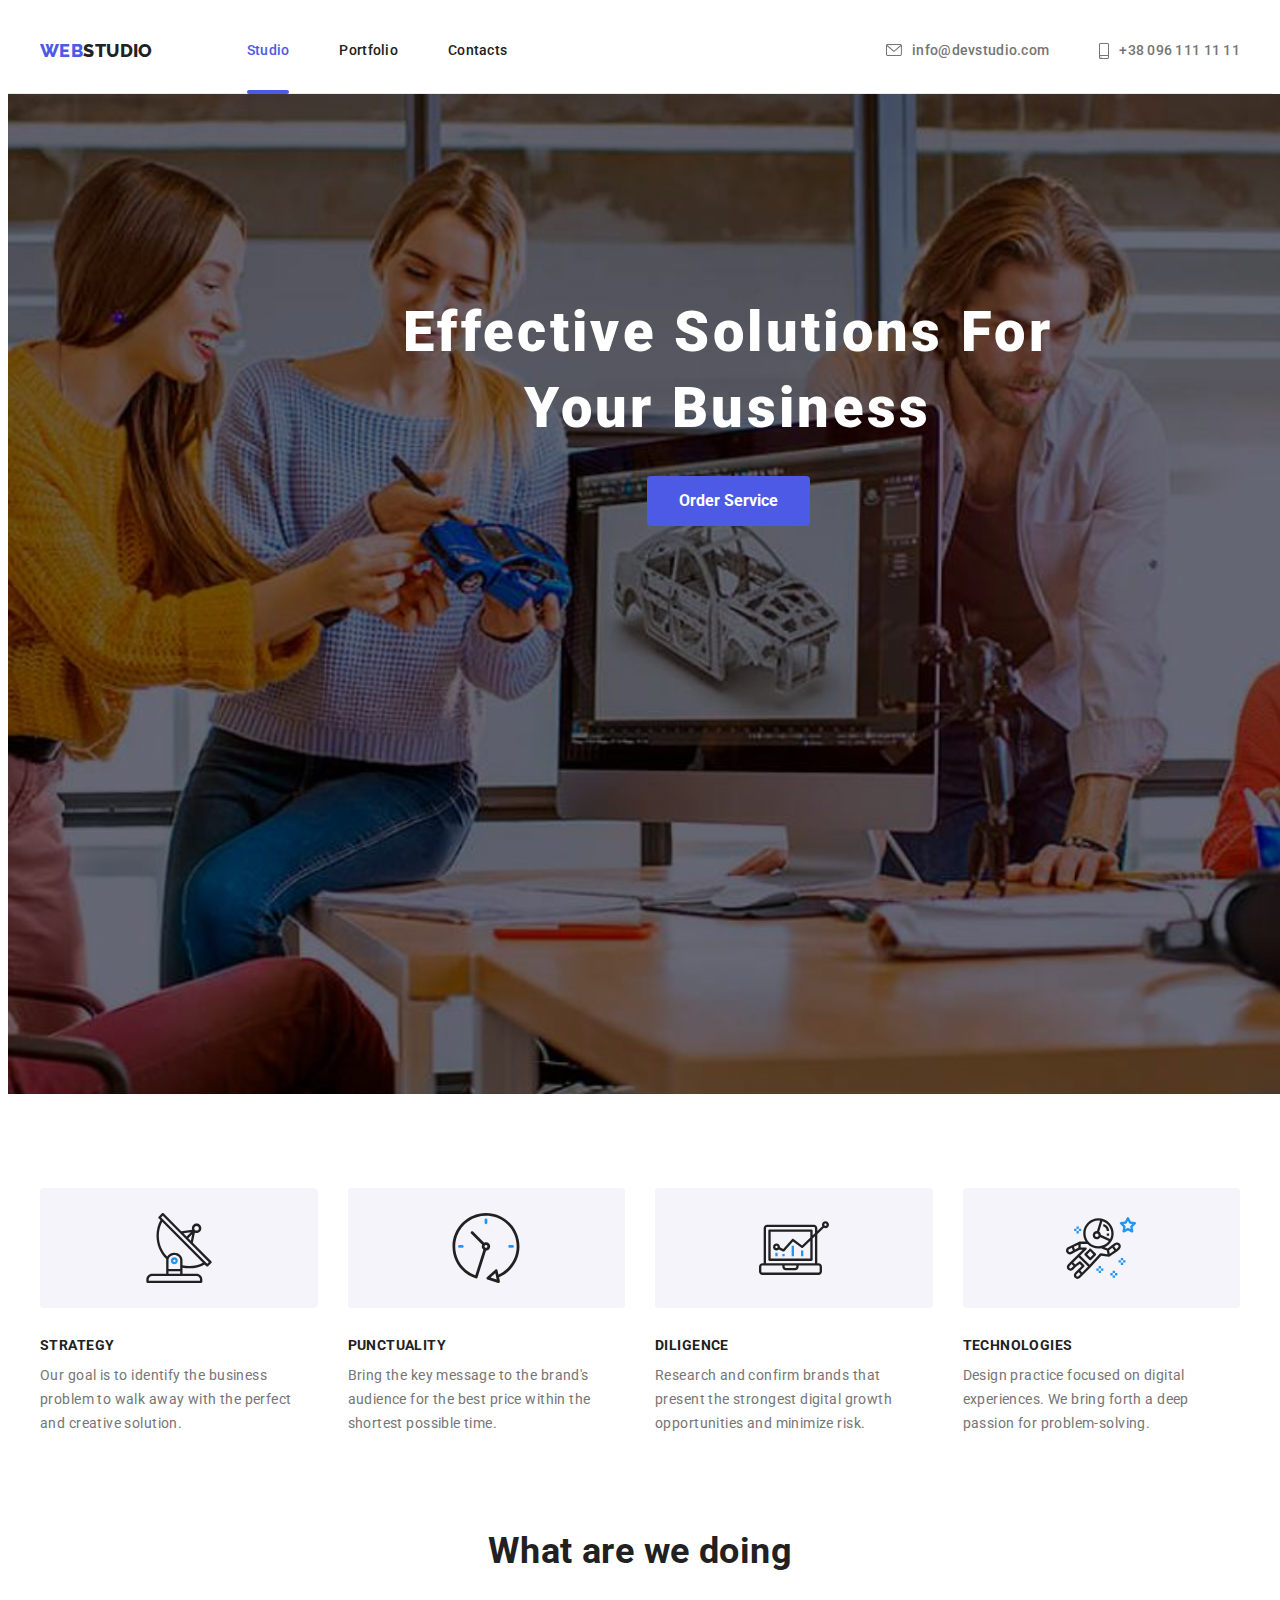
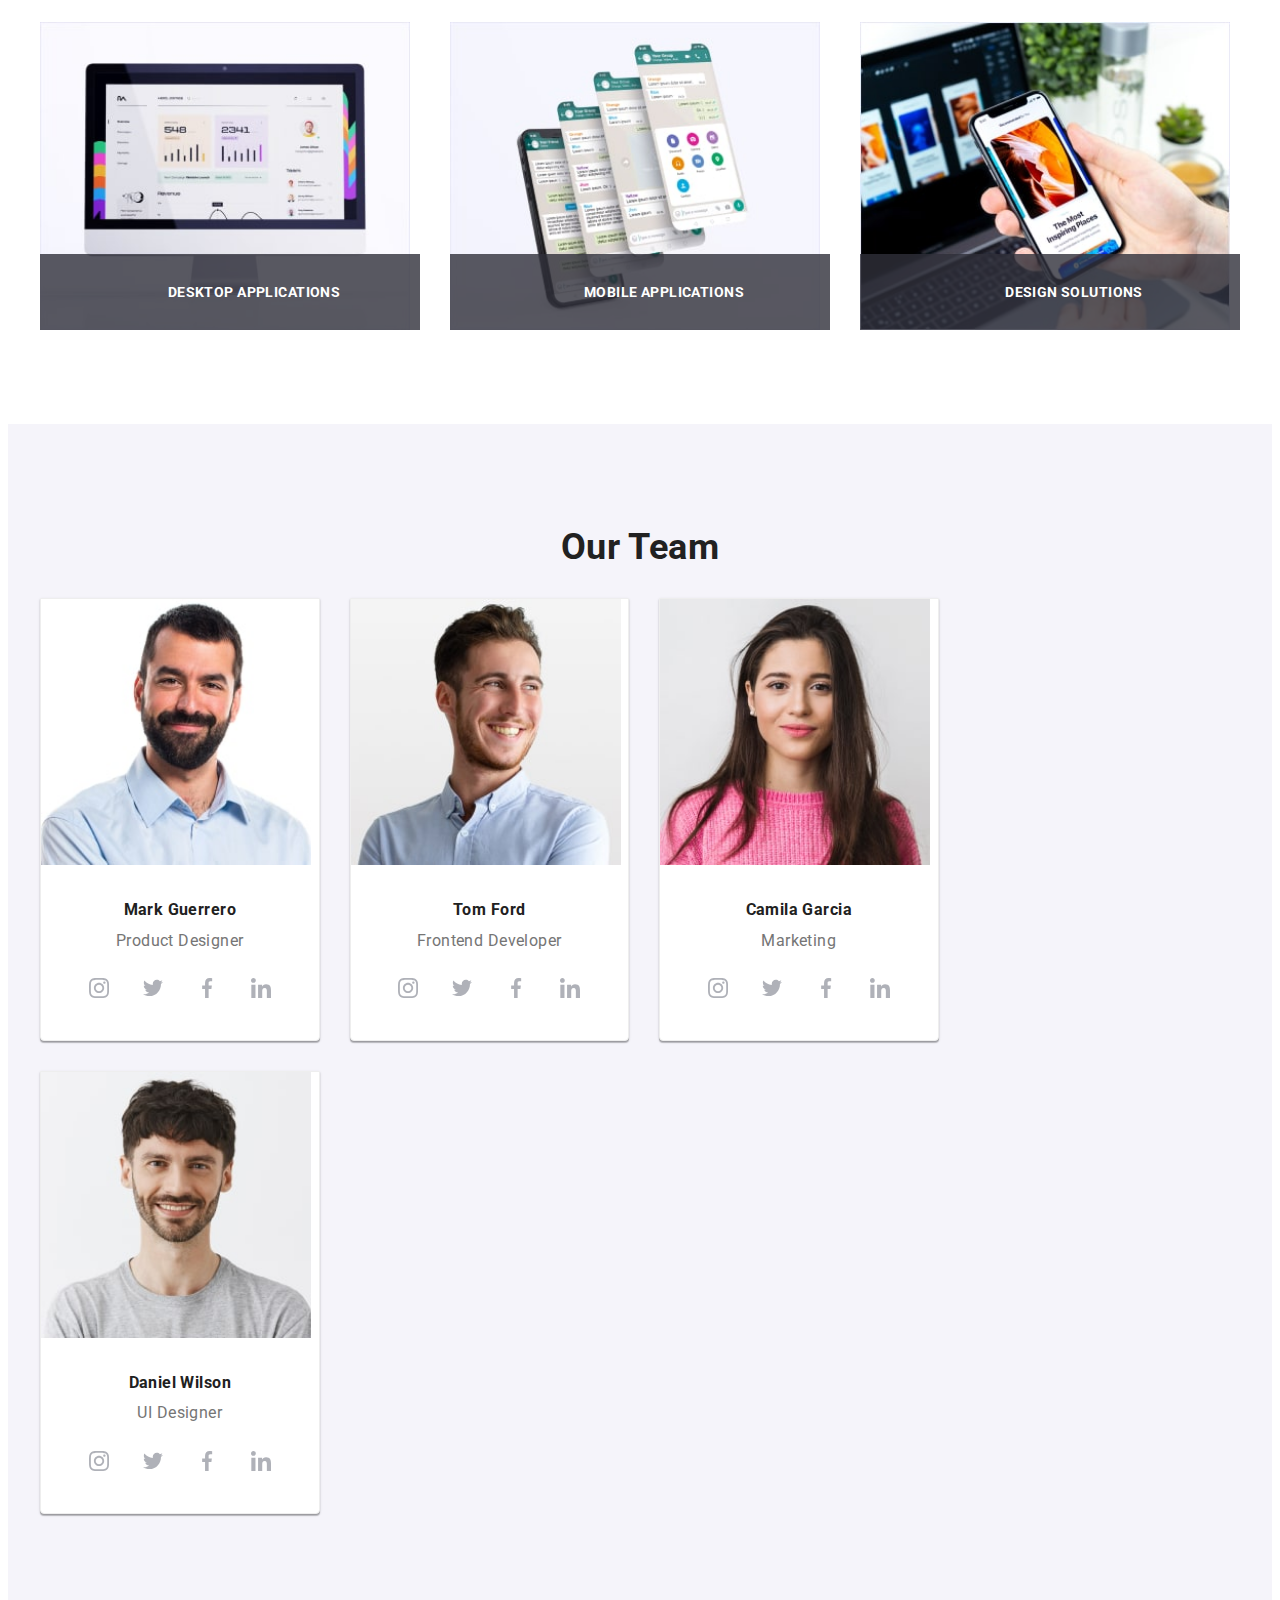
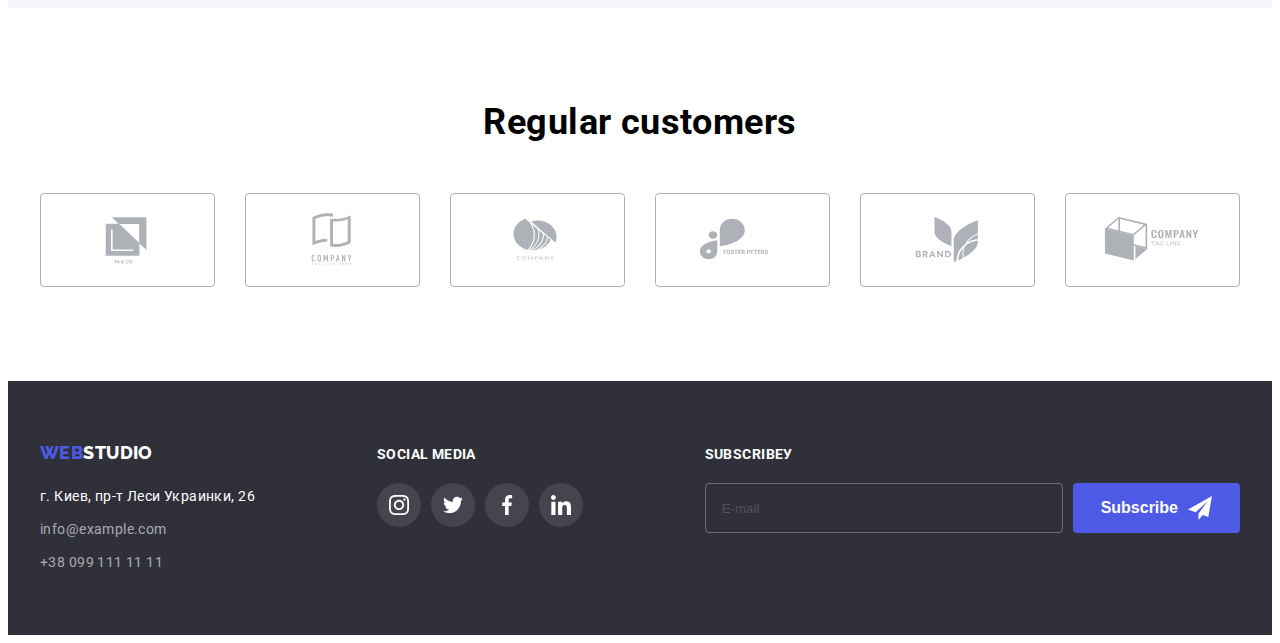
<file: index.html>
<!DOCTYPE html>
<html lang="ru">
<head>
    <meta charset="UTF-8">
    <meta http-equiv="X-UA-Compatible" content="IE=edge">
    <meta name="viewport" content="width=device-width, initial-scale=1.0">
    <title>Document</title>
<link rel="preconnect" href="https://fonts.googleapis.com">
<link rel="preconnect" href="https://fonts.gstatic.com" crossorigin>
<link href="https://fonts.googleapis.com/css2?family=Raleway:wght@900&family=Roboto:wght@400;500;700;900&display=swap" rel="stylesheet">
<link rel="stylesheet" href="https://cdnjs.cloudflare.com/ajax/libs/modern-normalize/1.1.0/modern-normalize.min.css" integrity="sha512-wpPYUAdjBVSE4KJnH1VR1HeZfpl1ub8YT/NKx4PuQ5NmX2tKuGu6U/JRp5y+Y8XG2tV+wKQpNHVUX03MfMFn9Q==" crossorigin="anonymous" referrerpolicy="no-referrer"/>
<link rel="stylesheet" href="https://cdnjs.cloudflare.com/ajax/libs/animate.css/4.1.1/animate.min.css"/>
<link rel="stylesheet" href="./css/styles.css">
</head>
<body>
    
<header class="header">
<div class="conteiner header-conteiner">
<nav class="header-navigations">
    <a href="" class="logo link">
    Web<span class="logo-web">Studio</span></a>

<ul class="header-list list">
<li class="header-item">   
<a href="./index.html" class="header-link link current-link current">Studio</a>
</li> 
<li class="header-item">
<a href="./portfolio.html" class="header-link link">Portfolio</a>
</li>
<li class="header-item">
<a href="" class="header-link link">Contacts</a>
</li>
</ul>
</nav>

<ul class="header-contacts list">
<li class="contacts-list">
<a class="header-mail header-contacts-link link" 
href="meilto:info@devstudio.com">
<svg class="contacts-icon" width="16" height="12">
<use href="./images/sprite.svg#icon-envelope2"></use>
</svg>info@devstudio.com</a>
</li>

<li class="contacts-list"> 
<a class="header-tel header-contacts-link link" 
href="tel:+380961111111"><svg class="contacts-icon" 
width="10" height="16">
<use href="./images/sprite.svg#icon-smartphone2"></use>
</svg>+38 096 111 11 11</a></li></ul>  
</div>
</header>


<main> 
        <!--перша секція-->
<section class="section-hero">
    <div class="conteiner">
    <h1 class="pre-title">Effective Solutions
        for Your Business </h1>
    <button class="main-btn" type="button" data-modal-open>Order Service</button>
    </div>
    </section>

        <!-- друга секція перелік переваг -->
<section class="section"> 
<div class="conteiner ">
    <h2 class="visually-hidden">перелік</h2>

        <ul class="advantage-item list">
        <li class="advantage-title link"> 
        <!--
        <div class="advantage-img antena"></div>
        -->
        
    <div class="advantage-item-img"> 
        <svg class="advantage-icon" width="70" height="70">
        <use href="./images/sprite.svg#icon-antenna">
        </use>
        </svg>
        </div>

        <h3 class="advantage-title-text">Strategy</h3>
        <p class="advantage-text">Our goal is to identify the business
            problem to walk away with the perfect and creative solution. </p>
        </li>

     <li class="advantage-title link">
        <div class="advantage-item-img"> 
        <svg class="advantage-icon" width="70" height="70">
        <use href="./images/sprite.svg#icon-clock">
        </use>
        </svg>
        </div>
    
        <h3 class="advantage-title-text">Punctuality</h3>
        <p class="advantage-text">Bring the key message to the brand's audience for the best price within the shortest possible time.</p>
        </li>

        <li class="advantage-title link">
        <div class="advantage-item-img"> 
        <svg class="advantage-icon" width="70" height="70">
        <use href="./images/sprite.svg#icon-diagram">
        </use>
        </svg>
        </div>
    
        <h3 class="advantage-title-text">Diligence</h3>
        <p class="advantage-text">Research and confirm brands that present the strongest digital growth opportunities and minimize risk.</p>
        </li>   

        <li class="advantage-title link">
        <div class="advantage-item-img"> 
        <svg class="advantage-icon" width="70" height="70">
        <use href="./images/sprite.svg#icon-astronaut">
        </use>
        </svg>
        </div>
    
        <h3 class="advantage-title-text">Technologies</h3>   
        <p class="advantage-text">Design practice focused on digital experiences. We bring forth a deep passion for problem-solving.</p>
        </li>
        </ul>
    </div>
        </section>
   
        <!-- представление компании третя секция-->
<section class="section representation">
<div class="conteiner">
<h2 class="representation-title">What are we doing</h2>
            <!-- перелик послуг -->
<ul class="representation-item list">
<li class="representation-item-img">  
<img src="./images/img123/img1.jpg" alt="печатает на клавиатуре" width="370" height="294">
<p class="representation-top-text">Desktop Applications</p>
</li>  
<li class="representation-item-img">  
<img src="./images/img123/img2.jpg" alt="печатает на клавиатуре с тел вруках" width="370" height="294">
<p class="representation-top-text">Mobile applications</p>
</li>
<li class="representation-item-img">
<img src="./images/img123/img3.jpg" alt="печатает на планшете" width="370" height="294">
<p class="representation-top-text">Design solutions</p>
</li>                 
</ul>
</div>
</section>
   

        <!-- наша команда четврта секція-->
<section class="section team">

<div class="conteiner">

<h2 class="representation-team">Our Team</h2>
            <!-- перелик виладачив -->
<ul class="list-of-team list">

<li class="position">
    <img class="img-team"
    src="./images/img1.jpg" alt="рук проектов" width="270" height="260">
    <h3 class="team-name">Mark Guerrero</h3>
    <p class="team-position" lang="en">Product Designer</p> 
    <!--задання социальних мереж-->
<ul class="team-item-list social-list list">
<li class="social-item">
    <a href="" class="social-link">
    <svg class="social-icon" width="20" height="20"><use href="./images/sprite.svg#icon-instagram"></use>
    </svg>    </a>
    </li>
<li class="social-item">
    <a href="" class="social-link">
    <svg class="social-icon" width="20" height="20"><use href="./images/sprite.svg#icon-twitter"></use>
    </svg>   </a>
    </li>
                   
<li class="social-item">
    <a href="" class="social-link">
    <svg class="social-icon" width="20" height="20">
    <use href="./images/sprite.svg#icon-facebook"></use>
    </svg>
     </a>
    </li>
            
<li class="social-item">
    <a href="" class="social-link">
    <svg class="social-icon" width="20" height="20">
    <use href="./images/sprite.svg#icon-linkedin"></use>
    </svg>
</a>
</li>
    </ul>
    </li>

<li class="position">
    <img class="img-team"
    src="./images/im.pg.2.jpg" alt="препод 2" width="270" height="260">
    <h3 class="team-name">Tom Ford</h3>
    <p class="team-position" lang="en">Frontend Developer</p>
<ul class="team-item-list social-list list">
<li class="social-item">
    <a href="" class="social-link">
     <svg class="social-icon" width="20" height="20">
     <use href="./images/sprite.svg#icon-instagram"></use>
    </svg>
</a>
</li>

<li class="social-item">
    <a href="" class="social-link">
    <svg class="social-icon" width="20" height="20">
    <use href="./images/sprite.svg#icon-twitter"></use>
</svg>
</a>
</li>
                       
<li class="social-item">
    <a href="" class="social-link">
    <svg class="social-icon" width="20" height="20">
    <use href="./images/sprite.svg#icon-facebook"></use>
    </svg>
    </a>
    </li>
                
<li class="social-item">
    <a href="" class="social-link">
    <svg class="social-icon" width="20" height="20">
    <use href="./images/sprite.svg#icon-linkedin"></use>
    </svg>
    </a>
    </li>
    </ul>
    </li>

    <li class="position">
    <img class="img-team"
    src="./images/im.pg.3.jpg"препод 3" 
    width="270" height="260">
    <h3 class="team-name">Camila Garcia</h3>
    <p class="team-position" lang="en">Marketing</p>
    
<ul class="team-item-list social-list list">

<li class="social-item">
    <a href="" class="social-link">
    <svg class="social-icon" 
    width="20" height="20"><use 
     href="./images/sprite.svg#icon-instagram"></use>
    
    </svg>
    </a>
     </li>
    <li class="social-item">
    <a href="" class="social-link">
    <svg class="social-icon" 
    width="20" height="20"><use 
    href="./images/sprite.svg#icon-twitter"></use>
     </svg>
    </a>
    </li>
                       
    <li class="social-item">
    <a href="" class="social-link">
    <svg class="social-icon" 
    width="20" height="20"><use 
    href="./images/sprite.svg#icon-facebook"></use>
    </svg>
    </a>
    </li>
                
    <li class="social-item">
    <a href="" class="social-link">
    <svg class="social-icon" width="20" 
    height="20"><use href="./images/sprite.svg#icon-linkedin"></use>
    </svg>
    </a>
    </li>
    </ul>
    
    </li>                     
    <li class="position">
    <img class="img-team"
    src="./images/im.pg.4.jpg" alt=" препод 4" width="270" height="260">
    <h3 class="team-name">Daniel Wilson</h3>
     <p class="team-position" lang="en">UI Designer</p>
    <ul class="team-item-list social-list list">
<li class="social-item">
<a href="" class="social-link">
<svg class="social-icon" width="20" height="20"><use href="./images/sprite.svg#icon-instagram"></use>
    
    </svg>
    </a>
    </li>
    <li class="social-item">
     <a href="" class="social-link">
    <svg class="social-icon" width="20" height="20"><use href="./images/sprite.svg#icon-twitter"></use>
    </svg>
    </a>
    </li>
                       
    <li class="social-item">
    <a href="" class="social-link">
    <svg class="social-icon" width="20" height="20"><use href="./images/sprite.svg#icon-facebook"></use>
    </svg>
     </a>
    </li>
                
    <li class="social-item">
    <a href="" class="social-link">
    <svg class="social-icon" width="20" height="20"><use href="./images/sprite.svg#icon-linkedin"></use>
    </svg>
     </a>
    </li>
    </ul>
    
    </li>
    </ul>

</div>
</section>

        <!-- секция постоянные клиенты-->
<section class="client section">   
<div class="conteiner">

<h2 class="client-title">Regular customers</h2>

<ul class="client-list list">

<li class="client-item">
<a href="" class="client-link link">
<svg class="client-icon">
<use href="./images/sprite.svg#icon-Logo1"></use>
</svg>  
</a>  
</li>

<li class="client-item">
<a href="" class="client-link link">
<svg class="client-icon">
<use href="./images/sprite.svg#icon-Logo2"></use>
</svg> </a>          
</li>

<li class="client-item">
<a href="" class="client-link link">
<svg class="client-icon">
<use href="./images/sprite.svg#icon-Logo3"></use>
</svg>           
</a> 
</li>

<li class="client-item">
<a href="" class="client-link link">
<svg class="client-icon">
<use href="./images/sprite.svg#icon-Logo4"></use>
</svg>   
</a>         
</li>

<li class="client-item">
<a href="" class="client-link link">
<svg class="client-icon">
<use href="./images/sprite.svg#icon-Logo5"></use>
</svg>
</a>            
</li>
                   
<li class="client-item">
<a href="" class="client-link link">
<svg class="client-icon">
<use href="./images/sprite.svg#icon-Logo6"></use>
</svg> 
</a>         
</li>

</ul>

</div>
        </section>

</main>

<footer class="footer">
    <div class="conteiner footer-item">
    <div class="footer-left">
    <a href="" class="logo link">
        Web<span class="logo-web-footer">Studio</span></a>
    
    <address>
        <ul class="header-list-footer list">
        <li class="footer-li">
        <a class="footer-adres link" href="">г. Киев, пр-т Леси Украинки, 26</a></li>
        <li class="footer-li">
        <a class="footer-li footer-contacts link" href="mailto:info@example.com">info@example.com</a></li>
        <li class="footer-li">
        <a class="footer-li footer-contacts link" href="tel:+380991111111">+38 099 111 11 11</a></li>
        </ul>
    </address>
    </div>

    <div class="footer-right">
        <h2 class="footer-text">Social media</h2>
        <ul class="footer-item-list social-list list">
            <li class="footer-social-item">
            <a href="" class="footer-social-link">
            <svg class="social-icon" width="20" height="20"><use href="./images/sprite.svg#icon-instagram"></use>

            </svg>
            </a>
            </li>
            <li class="footer-social-item">
            <a href="" class="footer-social-link">
            <svg class="social-icon" width="20" height="20"><use href="./images/sprite.svg#icon-twitter"></use>
            </svg>
            </a>
            </li>
                   
            <li class="footer-social-item">
            <a href="" class="footer-social-link">
            <svg class="social-icon" width="20" height="20"><use href="./images/sprite.svg#icon-facebook"></use>
            </svg>
            </a>
            </li>
            
            <li class="footer-social-item">
            <a href="" class="footer-social-link">
            <svg class="social-icon" width="20" height="20"><use href="./images/sprite.svg#icon-linkedin"></use>
            </svg>
            </a>
            </li>
            </ul>
    </div>
    <div class="footer-input">
    <form action="#" >
    <label for="email" class="footer-text-input">Subscribeу</label>
    <div class="footer-input-span">
    <input 
    type="email" 
    id="email" 
    placeholder="E-mail" 
    class="footer-in-email">

    <button type="submit" class="footer-btn">Subscribe
    <svg class="icon-send">
    <use href="./images/sprite.svg#icon-icon-send"></use>
</svg> </button></div>

</form>

    </div>
</div>
    </footer>





<div class="backdrop is-hidden" data-modal>
<div class="modal">

<button type="button" class="close-btn" data-modal-close>
<svg class="icon-close">
<use href="./images/sprite.svg#icon-close">
</use>
</svg>
</button>
<p class="modal-title">Leave your contacts and we will call you back</p>

<form action="#" class="modal-form">

<div class="modal-field">
    <label for="user-name" class="input-label">Name</label>
<span class="input-wrapper">
    <input 
    type="text" 
    name="user-name" 
    id="user-name" 
    class="modal-input" 
    placeholder=" ">
    <svg class="input-icon"> 
    <use href="./images/sprite.svg#icon-person-black-18dp-1"></use> 
    </svg>
</span>
</div>
<div class="modal-field">
    <label for="user-tel" class="input-label">Phone</label>
    <span class="input-wrapper">
    <input 
    type="text" 
    name="user-tel" 
    id="user-tel" 
    class="modal-input" 
    placeholder=" ">
    <svg class="input-icon"> 
    <use href="./images/sprite.svg#icon-phone"></use> 
    </svg></span>
</div>
<div class="modal-field">
    <label for="user-email" class="input-label" >Email</label>
    <span class="input-wrapper">
    <input 
    type="text" 
    name="user-email" 
    id="user-email" 
    class="modal-input" 
    placeholder=" ">
    <svg class="input-icon"> 
    <use href="./images/sprite.svg#icon-email"> </use> 
    </svg></span>
</div>
<div class="modal-field-text">
    <label for="user-text" class="input-label" >Comment</label>
    <textarea 
    name="user-text" 
    id="user-text" 
    class="modal-text-input"
    placeholder="Text input"
    ></textarea>
</div>

<label for="checkbox" class="check-text">
<input 
    type="checkbox" 
    id="checkbox" 
    class="modal-checkbox visually-hidden">
    <span class="custom-checkbox">
    <svg class="check-icon" width="11" height="8"> 
    <use href="./images/sprite.svg#icon-check"></use> 
    </svg>
</span> I accept the terms and conditions of the&#160;  
<a href="" class="check-text-text" target="_blank" rel="nofollow noopener">Privacy Policy</a>
</label>
<button type="submit" class="main-modal-btn modal-btn">Отправить</button>
</form>


</div>
</div>
<script src="./js/modal.js"></script>
</body>
</html>
</file>
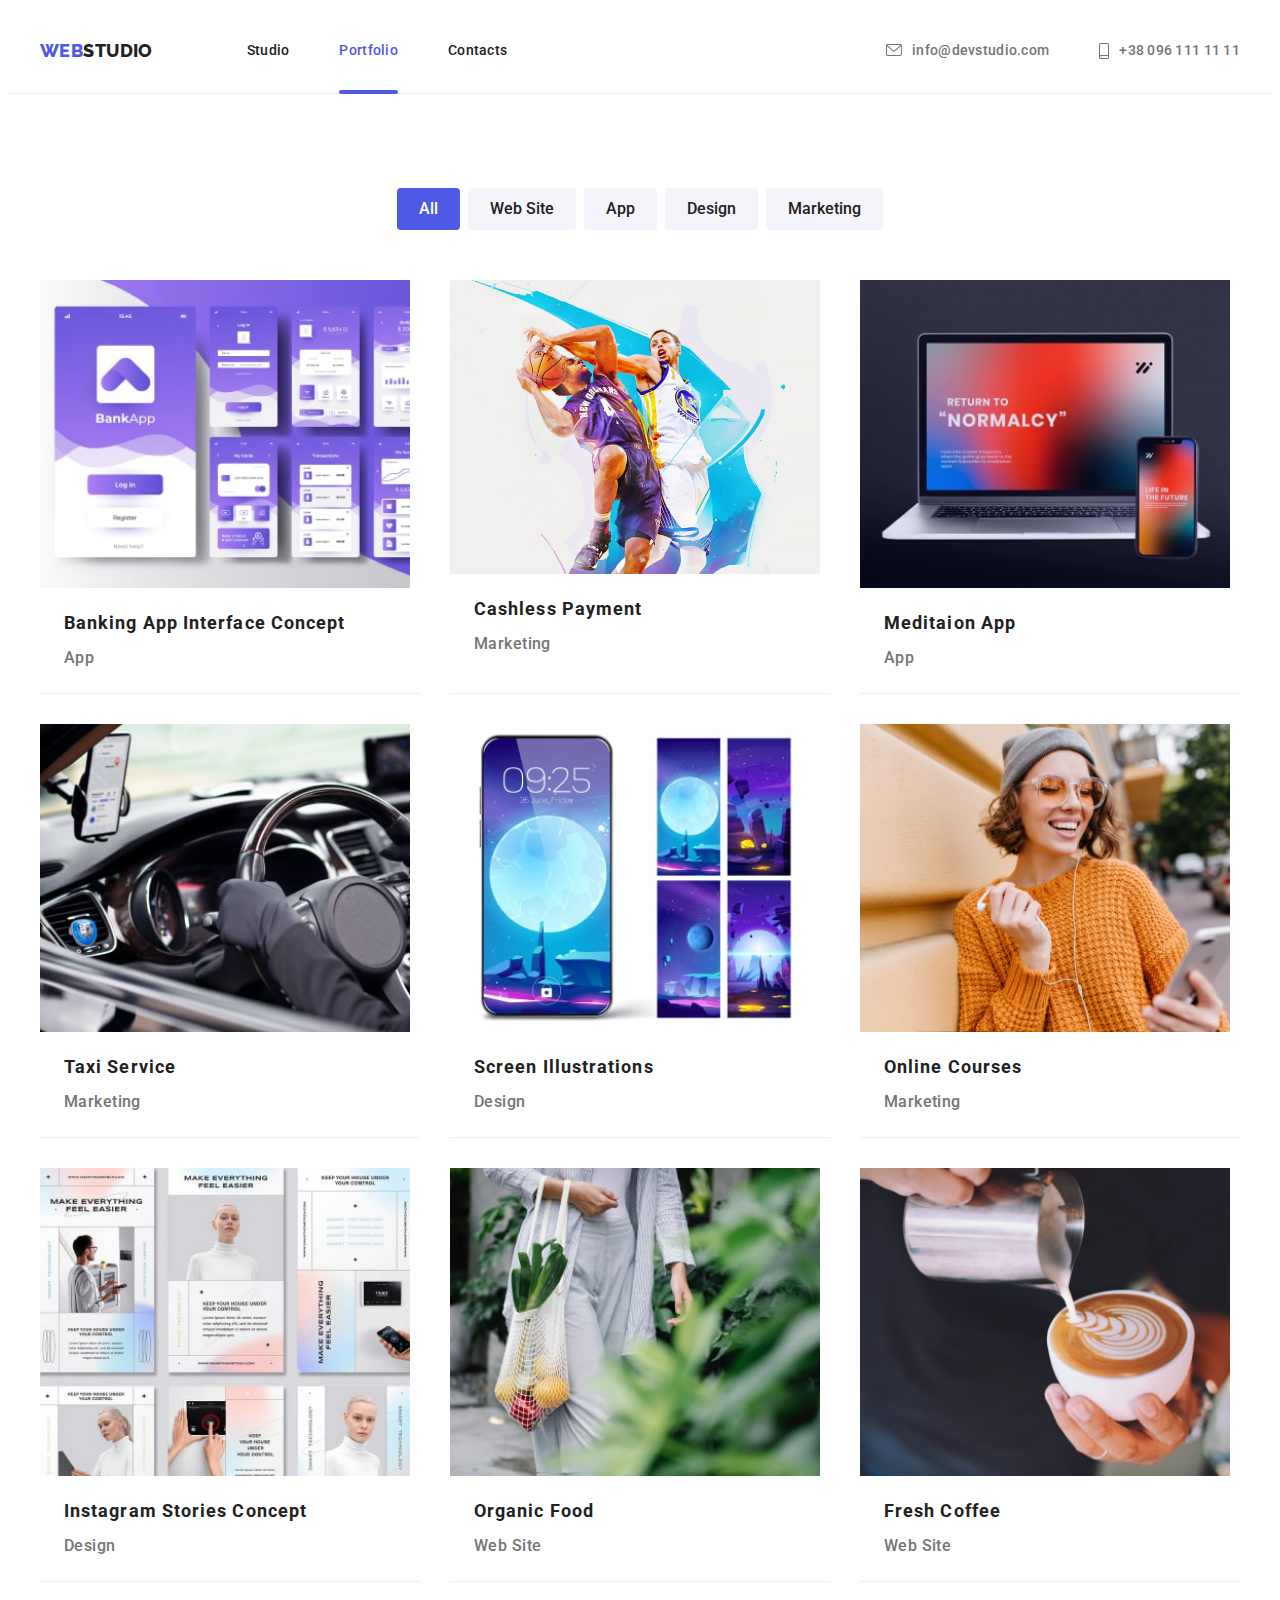
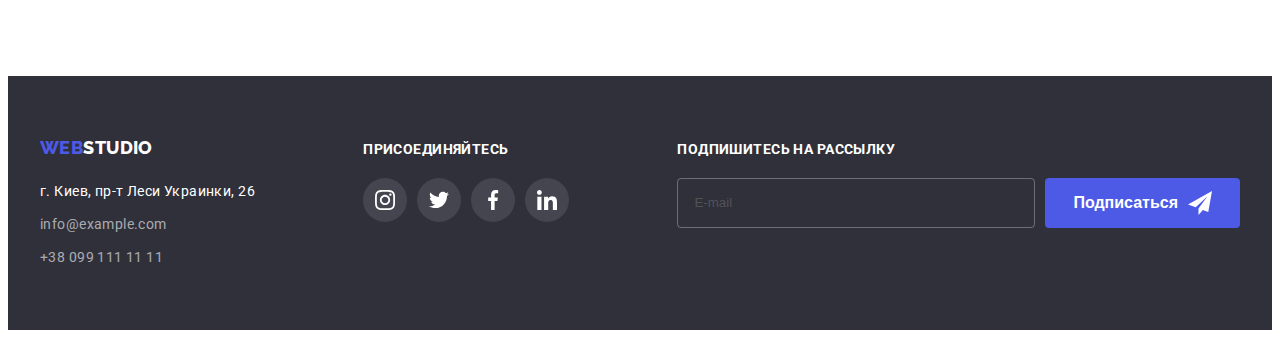
<file: portfolio.html>
<!DOCTYPE html>
<html lang="ru">
<head>
    <meta charset="UTF-8">
    <meta http-equiv="X-UA-Compatible" content="IE=edge">
    <meta name="viewport" content="width=device-width, initial-scale=1.0">
    <title>Document</title>
<link rel="preconnect" href="https://fonts.googleapis.com">
<link rel="preconnect" href="https://fonts.gstatic.com" crossorigin>
<link href="https://fonts.googleapis.com/css2?family=Raleway:wght@900&family=Roboto:wght@400;500;700;900&display=swap" rel="stylesheet">
<link rel="stylesheet" href="https://cdnjs.cloudflare.com/ajax/libs/modern-normalize/1.1.0/modern-normalize.min.css" integrity="sha512-wpPYUAdjBVSE4KJnH1VR1HeZfpl1ub8YT/NKx4PuQ5NmX2tKuGu6U/JRp5y+Y8XG2tV+wKQpNHVUX03MfMFn9Q==" crossorigin="anonymous" referrerpolicy="no-referrer"/>
<link rel="stylesheet" href="https://cdnjs.cloudflare.com/ajax/libs/animate.css/4.1.1/animate.min.css"/>
<link rel="stylesheet" href="./css/styles.css">
</head>


<body>
    <header class="header">
        <div class="conteiner header-conteiner">
        <nav class="header-navigations">
            <a href="" class="logo link">
            Web<span class="logo-web">Studio</span></a>
        
            <ul class="header-list list">
                <li class="header-item">
                    
                <a href="./index.html" class="header-link link ">Studio</a>
                </li> 
                <li class="header-item">
                <a href="./portfolio.html" class="header-link current-link current link">Portfolio</a>
                </li>
                <li class="header-item">
                <a href="" class="header-link link">Contacts</a>
                </li>
            </ul>
                </nav>
        
        
        
        <ul class="header-contacts list">
        <li class="contacts-list">
        <a class="header-mail header-contacts-link link" href="meilto:info@devstudio.com"><svg class="contacts-icon" width="16" height="12">
        <use href="./images/sprite.svg#icon-envelope2"></use>
        </svg>info@devstudio.com</a>
        </li>
        
        <li class="contacts-list"> 
        
        <a class="header-tel header-contacts-link link" href="tel:+380961111111"><svg class="contacts-icon" width="10" height="16">
        <use href="./images/sprite.svg#icon-smartphone2"></use>
            </svg>+38 096 111 11 11</a></li></ul>  
        </div>
        </header>

    
<main>   
<section class="section">
    <div class="conteiner">
    <h2 class="visually-hidden">навигація по портфоліо</h2>
    <ul class="portfolio-button list">
            <li class="portfolio-button-item">
            <button class="portfolio-btn current-btn" type="button">All</button>
        </li>
            <li class="portfolio-button-item">
            <button class="portfolio-btn" type="button">Web Site</button>
        </li>
            <li class="portfolio-button-item">
            <button class="portfolio-btn" type="button">App</button>
        </li>
            <li class="portfolio-button-item">
            <button class="portfolio-btn" type="button">Design</button>
        </li>
            <li class="portfolio-button-item">
            <button class="portfolio-btn" type="button">Marketing</button>
        </li>
    </ul>

<ul class="product list">

<li class="product-name">
    <a class="link product-link" href="" target="_blank" rel="nofollow noopener">
    <div class="product-name-top">
    <img src="./images/img.portfolio/img1.jpg" alt="картина1" width="370" height="294">
    <p class="portfolio-top-text">14 Stylish and User-Friendly App Design Concepts · Task Manager App · Calorie Tracker App · Exotic Fruit Ecommerce App · Cloud Storage App.</p>
    </div>
    <div class="product-text">
    <h3 class="product-name-list">Banking App Interface Concept</h3>
    <p class="product-list">App</p>
    </div></a>
</li>

<li class="product-name">
    <a class="link product-link" href="" target="_blank" rel="nofollow noopener">
    <div class="product-name-top">
    <img src="./images/img.portfolio/img2.png" alt="опис" width="370" height="294">
    <p class="portfolio-top-text">14 Stylish and User-Friendly App Design Concepts · Task Manager App · Calorie Tracker App · Exotic Fruit Ecommerce App · Cloud Storage App</p>         
    </div>
    <div class="product-text">
    <h3 class="product-name-list">Cashless Payment</h3>
    <p class="product-list">Marketing</p>
    </div></a>
</li>

<li class="product-name"> 
    <a class="link product-link"  href="" target="_blank" rel="nofollow noopener">
    <div class="product-name-top">
    <img src="./images/img.portfolio/img3.jpg" alt="препод 2" width="370" height="294">
    <p class="portfolio-top-text">14 Stylish and User-Friendly App Design Concepts · Task Manager App · Calorie Tracker App · Exotic Fruit Ecommerce App · Cloud Storage App</p>
    </div>
    <div class="product-text">
    <h3 class="product-name-list">Meditaion App</h3>
    <p class="product-list">App</p>
    </div></a>
    </li>

<li class="product-name"> 
    <a class="link product-link"  href="" target="_blank" rel="nofollow noopener">
    <div class="product-name-top">
    <img src="./images/img.portfolio/img4.jpg" alt="препод 2" width="370" height="294">
    <p class="portfolio-top-text">14 Stylish and User-Friendly App Design Concepts · Task Manager App · Calorie Tracker App · Exotic Fruit Ecommerce App · Cloud Storage App</p>
    </div>
    <div class="product-text">
    <h3 class="product-name-list">Taxi Service</h3>
    <p class="product-list">Marketing</p></div></a>
</li>

<li class="product-name"> 
    <a class="link product-link"  href="" target="_blank" rel="nofollow noopener">
    <div class="product-name-top">
    <img src="./images/img.portfolio/img5.jpg" alt="препод 2" width="370" height="294">
    <p class="portfolio-top-text">14 Stylish and User-Friendly App Design Concepts · Task Manager App · Calorie Tracker App · Exotic Fruit Ecommerce App · Cloud Storage App</p>
    </div>
    <div class="product-text">
    <h3 class="product-name-list">Screen Illustrations</h3>
    <p class="product-list">Design</p></div></a>
</li>
  
<li class="product-name">  
    <a class="link product-link"  href="" target="_blank" rel="nofollow noopener">
    <div class="product-name-top"> 
    <img src="./images/img.portfolio/img6.jpg" alt="препод 2" width="370" height="294">
    <p class="portfolio-top-text">14 Stylish and User-Friendly App Design Concepts · Task Manager App · Calorie Tracker App · Exotic Fruit Ecommerce App · Cloud Storage App</p>
    </div>
    <div class="product-text">
    <h3 class="product-name-list" lang="en">Online Courses</h3>
    <p class="product-list">Marketing</p></div></a>
</li>

<li class="product-name">                
    <a class="link product-link"  href="" target="_blank" rel="nofollow noopener">
    <div class="product-name-top">
    <img src="./images/img.portfolio/img7.jpg" alt="препод 2" width="370" height="294">
    <p class="portfolio-top-text">14 Stylish and User-Friendly App Design Concepts · Task Manager App · Calorie Tracker App · Exotic Fruit Ecommerce App · Cloud Storage App</p>       
    </div>
    <div class="product-text">
    <h3 class="product-name-list" lang="en">Instagram Stories Concept</h3>
    <p class="product-list">Design</p></div></a>
</li>

<li class="product-name"> 
    <a class="link product-link"  href="" target="_blank" rel="nofollow noopener">
    <div class="product-name-top">
    <img src="./images/img.portfolio/img8.jpg" alt="препод 2" width="370" height="294">
    <p class="portfolio-top-text">14 Stylish and User-Friendly App Design Concepts · Task Manager App · Calorie Tracker App · Exotic Fruit Ecommerce App · Cloud Storage App</p>
    </div>
    <div class="product-text">
    <h3 class="product-name-list">Organic Food</h3>
    <p class="product-list">Web Site</p></div></a>
</li>

<li class="product-name"> 
    <a class="link product-link"  href="" target="_blank" rel="nofollow noopener">
    <div class="product-name-top">
    <img src="./images/img.portfolio/img9.jpg" alt="препод 2" width="370" height="294">
    <p class="portfolio-top-text">14 Stylish and User-Friendly App Design Concepts · Task Manager App · Calorie Tracker App · Exotic Fruit Ecommerce App · Cloud Storage App</p>        
    </div>
    <div class="product-text">
    <h3 class="product-name-list" lang="en">Fresh Coffee</h3>
    <p class="product-list">Web Site</p></div></a>
</li>    
</ul>
</div>
</section>
               
</main>
      
<footer class="footer">
    <div class="conteiner footer-item">
    <div class="footer-left">
    <a href="" class="logo link">
        Web<span class="logo-web-footer">Studio</span></a>
    
    <address>
        <ul class="header-list-footer list">
        <li class="footer-li">
        <a class="footer-adres link" href="">г. Киев, пр-т Леси Украинки, 26</a></li>
        <li class="footer-li">
        <a class="footer-li footer-contacts link" href="mailto:info@example.com">info@example.com</a></li>
        <li class="footer-li">
        <a class="footer-li footer-contacts link" href="tel:+380991111111">+38 099 111 11 11</a></li>
        </ul>
    </address>
    </div>

    <div class="footer-right">
        <h2 class="footer-text">присоединяйтесь</h2>
        <ul class="footer-item-list social-list list">
            <li class="footer-social-item">
            <a href="" class="footer-social-link">
            <svg class="social-icon" width="20" height="20"><use href="./images/sprite.svg#icon-instagram"></use>

            </svg>
            </a>
            </li>
            <li class="footer-social-item">
            <a href="" class="footer-social-link">
            <svg class="social-icon" width="20" height="20"><use href="./images/sprite.svg#icon-twitter"></use>
            </svg>
            </a>
            </li>
                   
            <li class="footer-social-item">
            <a href="" class="footer-social-link">
            <svg class="social-icon" width="20" height="20"><use href="./images/sprite.svg#icon-facebook"></use>
            </svg>
            </a>
            </li>
            
            <li class="footer-social-item">
            <a href="" class="footer-social-link">
            <svg class="social-icon" width="20" height="20"><use href="./images/sprite.svg#icon-linkedin"></use>
            </svg>
            </a>
            </li>
            </ul>
    </div>
    <div class="footer-input">
    <form action="#" >
    <label for="email" class="footer-text-input">Подпишитесь на рассылку</label>
    <span class="footer-input-span">
    <input 
    type="email" 
    id="email" 
    placeholder="E-mail" 
    class="footer-in-email">

    <button type="submit" class="footer-btn">Подписаться
    <svg class="icon-send">
    <use href="./images/sprite.svg#icon-icon-send"></use>
</svg> </button></span>

</form>

    </div>
</div>
    </footer>
        
</body>
</html>
</file>
<file: css/styles.css>
:root { 
    --primary-title-color:#ffffff;
    --secondary-title-color:#212121;
    --primery-text-color:#757575;
    --accent-color:#4D5AE5;
    --color-btn:#F5F4FA;
    --color-footer:#2F303A;
    --adre-contacts:rgba(255, 255, 255, 0.6);
    --client-color: #AFB1B8;
    --footer-social-icon:#44454E;
    --border-modal: rgba(33, 33, 33, 0.2);
    --accent-next:#188CE8;
    --accent-color-modal-btn:#188CE8;
    }

    p,h1,h2,h3,h4,h5,h6{
        margin: 0;
    }
    ul{
        margin: 0;
        padding-left: 0;
    }
    img{
        display: block;
        max-width: 100%;
        height: auto;
    
    }
    body { 
        font-size: 14px;
        font-family: 'Roboto', sans-serif;
        letter-spacing: 0.03em;
        color: var(--primary-text-color);
        background-color: var(--primary-title-color);
        }

    .visually-hidden {
        position: absolute;
        width: 1px;
        height: 1px;
        margin: -1px;
        padding: 0;
        overflow: hidden;
        border: 0;
        clip: rect(0 0 0 0);
    }
.link {text-decoration: none;
 }

.list{
    list-style: none;
}

.header{
border-bottom: 1px solid #ececee
} 



/*----------header---------*/
.conteiner{
    width: 1200px; 
    margin: 0 auto;
    padding-left: 15px;
    padding-right: 15px;
    font-family: inherit;
 }
 
.header-link{
display: block;
font-weight: 500;
line-height: 1.5;
letter-spacing: 0.02em;
color: var(--secondary-title-color);
font-style: normal;
padding-top: 32px;
padding-bottom: 32px;
transition: color 250ms cubic-bezier(0.4, 0, 0.2, 1);
position: relative;
}

/*----------------контакти верхни --------------*/
.header-contacts{
display: flex;
margin-left: auto;
}

.contacts-list:not(:last-child){
margin-right: 50px;
}

.header-contacts-link{
display: flex;
align-items: center;
font-weight: 500;
line-height: 1.14;
letter-spacing: 0.02em;
color: var(--primery-text-color);
font-style: normal;
transition: color 250ms cubic-bezier(0.4, 0, 0.2, 1);
}
/*----------------контакти верхни завершно------------------*/
.header-conteiner{
align-items: center;
display: flex;
}
.header-navigations .logo{
    margin-right: 94px;
}

.header-navigations{
    align-items: center;
    display: flex;
}
.header-list{
    align-items: center;
    display: flex;
    margin-right: 50px;
}
   
.header-item:not(:last-child){
    margin-right: 50px;
}
.logo-item{
    margin-right: 93px;
}
.contacts-list{
justify-content: center;
align-items: center;
cursor: pointer;
fill: var(--primery-text-color);
}

.contacts-icon{
margin-right: 10px;
fill: currentColor;
}
/*
.contacts-icon:hover,
.contacts-icon:focus{
fill: var(--accent-color);
}*/

.current::after{
    content:'' ;
    position: absolute;
    width: 100%;
    height: 4px;
    border-radius: 2px;
    background-color: var(--accent-color);
    display: block;
    bottom: -1px;
}
/*---------------ховери та фокус------------------*/

.header-contacts-link:hover,.header-link:hover,
.header-contacts-link:focus,.header-link:focus,.current-link
{color:var(--accent-color);
}

.footer-contacts:hover,.footer-adres:hover,.header-list:hover,
.footer-contacts:focus,.footer-adres:focus,.header-list:focus{
color: var(--accent-color);
}

/*--------------------logo---------------------*/

.logo{
display: block;
font-family:'Raleway', sans-serif;
font-weight: 800;
font-size: 18px;
line-height: 1.33;
text-transform:uppercase;
color: var(--accent-color);
}
.logo-web{ 
color:var(--secondary-title-color);
}
.logo-web-footer
{color:var(--primary-title-color);
}

/*--------------------------перша секція------------------------*/



.section{
    padding-top: 94px;
    padding-bottom: 94px;
}

.section-hero{
Width: 1440px; 
Height: 600px;
margin-left: auto;
margin-right: auto;
background-image: linear-gradient(rgba(0, 0, 0, 0.25), rgba(0, 0, 0, 0.25)),
url(../images/back.Img1.jpg);
background-repeat: no-repeat;
background-position: center;
background-size: cover;
padding-top: 200px;
padding-bottom: 200px;
text-align: center;
/*box-shadow:*/
}
.pre-title{
font-weight: 900;
font-size: 56px;
line-height: 1.36;
letter-spacing: 0.06em;
text-transform: capitalize;
color:var(--primary-title-color);
margin-bottom: 30px;
max-width: 700px;
margin-left: auto;
margin-right: auto;
font-family: inherit;
}

.main-btn{
background-color: var(--accent-color);
font-size: 16px;
font-weight: 700;
line-height: 1.87;
color:var(--primary-title-color);
cursor: pointer;
font-family: inherit;
border-radius: 4px;
padding: 10px 32px;
border: none;
margin-bottom: 0;
transition: background-color 250ms cubic-bezier(0.4, 0, 0.2, 1);
}
.main-btn:hover,
.main-btn:focus{
background-color: var(--accent-color-modal-btn);
}
/*----------------КНОПКА студия------------*/


/*------------друга секція---------------------*/



.advantage-item{
display: flex;
margin-left: -30px;
margin-top: -30px;
}
.advantage-title{
width: calc(100% / 4 - 30px);
flex-wrap: wrap;
margin-left: 30px;
margin-top: 30px;
}

.advantage-item-img{
    background-color:var(--color-btn);
    border-radius: 4px;
    height: 120px;
    display: flex;
    align-items: center;
    justify-content: center;
    margin-bottom: 30px;
}
.advantage-icon{

}
/*
.advantage-img::before{
content: "";
display: block;
height: 120px;
background-color: var(--color-btn);
background-repeat: no-repeat;
background-position: center;
margin-bottom: 30px;
}
.advantage-img.antena::before{
background-image: url(../images/img.sec.s/antenna.svg);
}

.advantage-img.clock::before{
background-image: url(../images/img.sec.s/clock.svg);
}
.advantage-img.diagram::before{
background-image: url(../images/img.sec.s/diagram.svg);
}
.advantage-img.astronaut::before{
background-image: url(../images/img.sec.s/astronaut.svg);
}
*/
.advantage-title-text{
font-weight: 700;
line-height: 1.14;
font-size: 14px;
color: var(--secondary-title-color);
text-transform: uppercase;
margin-bottom: 10px;
font-style: normal;
}

.advantage-text{
font-weight: 400;
line-height: 1.71;
font-size: 14px;
color:var(--primery-text-color);

}

/*третя секція*/
/*--------representation----------*/
.representation{
padding-top: 0;
}

.representation-title{
text-align: center;
font-weight: 700;
font-size: 36px;
line-height: 1.17;
color: var(--secondary-title-color);
margin-bottom: 50px;
}

.representation-item{
display: flex;
flex-wrap: wrap;
margin-left: -30px;
margin-top: -30px;
}



.representation-item-img{
    margin-left: 30px;
    margin-top: 30px;
    width: calc(100% / 3 - 30px);
    position: relative;
    overflow: hidden;
    }


.representation-top-text{
    text-align: center;
    font-weight: 700;
    font-size: 14px;
    line-height: 2;
    color: var(--primary-title-color);
    background-color: rgba(47, 48, 58, 0.8);
    position: absolute;
    bottom: 0;
    width: 100%;
    padding: 24px;
    text-transform: uppercase;
    }


    /*--------------------четверта секція  команда------*/

.team{
padding-top: 102px;
padding-bottom: 94px;
background-color: var(--color-btn);
}


.list-of-team{
display: flex;
/*margin-top: 50px;*/
margin-left: -30px;
flex-wrap: wrap;
}

.position{
padding-bottom: 30px;
margin-left: 30px;
margin-top: 30px;
width: calc(100% / 4 - 30px);
border: 1px solid #EEEEEE;
background-color: var(--primary-title-color);
box-shadow: 0px 1px 3px rgba(0, 0, 0, 0.12),
0px 1px 1px rgba(0, 0, 0, 0.14), 0px 2px 1px 
rgba(0, 0, 0, 0.2);
border-radius: 0px 0px 4px 4px;
}



.representation-team{
font-weight: 700;
font-size: 36px;
line-height: 1.17;
color: var(--secondary-title-color);
text-align: center;
}
.img-team{
    margin-bottom: 30px;
}
.team-name{
font-weight: 700;
font-size: 16px;
line-height: 1.9;
color: var(--secondary-title-color);
text-align: center;
margin-bottom: 10px;
}

.team-position{
font-weight: 400;
font-size: 16px;
line-height: 1.9;
color: var(--primery-text-color);
text-align: center;
margin-bottom: 10px;
margin-top: -10px;

/*margin-bottom: 30px;*/
}
/* -------------------соц. мережи ЛІІІ----------*/
.team-item-list{
    display: flex;
    align-items: center;
    justify-content:center;
}

.social-list{
 display: flex;
 }

.social-item{
width: 44px;
height: 44px;
}
.social-item + .social-item{
    margin-left: 10px;
} 
.social-link{
    width: 100%;
    height: 100%;
    display: flex;
    border-radius: 50%;
    fill: var(--client-color);
    background-color: var(--primary-title-color);
    justify-content: center;
    align-items: center;
    transition: background-color 250ms cubic-bezier(0.4, 0, 0.2, 1), fill 250ms cubic-bezier(0.4, 0, 0.2, 1);
    }
    .social-link:hover,
    .social-link:focus{
        background-color: var(--accent-color);
        fill: var(--primary-title-color);
    } 


    /*----------нашы постоянные клиенты-----------*/
    
 .client-title{
    font-size: 36px;
    line-height: 1.16;
    text-align: center;
    margin-bottom: 50px;
}

.client-list{
display: flex;
margin-left: -30px;
flex-wrap: wrap;
margin-top: -30px;
}

.client-link{
display: flex;
align-items: center;
justify-content: center;
height: 92px;
border: 1px solid; 
border-color: var(--client-color);
border-radius: 4px;
color: var(--client-color);
transition: border-color 250ms cubic-bezier(0.4, 0, 0.2, 1), color 250ms cubic-bezier(0.4, 0, 0.2, 1);
}

.client-item{
width: calc(100% / 6 - 30px);
margin-left: 30px;
margin-top: 30px;
}

 .client-link:hover,
 .client-link:focus{
 border-color: var(--accent-color);
 color: var(--accent-color);
 outline: none;
}
.client-icon {
width: 106px;
height: 60px;
fill: currentColor;
}





/*-----footer---*/





.footer{
background-color:var(--color-footer);
padding-top: 60px;
padding-bottom: 60px;
}
.footer .logo{
    margin-bottom: 20px;
}
.header-list-footer{
font-weight: 400;
font-size: 14px;
line-height: 1.71;
color:var(--adre-contacts);
font-style: normal;
}
.footer-li:not(:last-child){
    margin-bottom: 9px;
}
/*.footer-li-txt{ 
width: auto; 
height: auto;
*/

.footer-adres {
color:var(--primary-title-color);
transition: color 250ms cubic-bezier(0.4, 0, 0.2, 1);
}

.footer-contacts{
color:var(--adre-contacts);
transition: color 250ms cubic-bezier(0.4, 0, 0.2, 1);
} 


/*---------------соціальні мережи футер------------------*/
.footer-item {
    display: flex;
    align-items: baseline;
    }

.footer-right{
margin-left: auto;
}

.footer-text{
font-style: normal;
font-weight: bold;
font-size: 14px;
line-height: 1.14;
text-transform: uppercase;
color: var(--primary-title-color);
margin-bottom: 20px;
}

.footer-item-list{
    display: flex;
    align-items: center;
    justify-content:center;
}

.footer-social-list{
 display: flex;
 }

.footer-social-item{
width: 44px;
height: 44px;
}
.footer-social-item + .footer-social-item{
    margin-left: 10px;
} 

/*----ефекты на ссылку----*/
.footer-social-link{
    width: 100%;
    height: 100%;
    display: flex;
    border-radius: 50%;
    fill: var(--primary-title-color);
    background-color: var(--footer-social-icon);
    justify-content: center;
    align-items: center;
    box-shadow:(0px 4px 4px rgba(0, 0, 0, 0.25));
    transition: background-color 250ms cubic-bezier(0.4, 0, 0.2, 1);
    }

    .footer-social-link:hover,
    .footer-social-link:focus{
        background-color: var(--accent-color);
        fill: var(--primary-title-color);
    }

/*--------------*/
.footer-input{
 margin-left: auto;
}

.footer-input::placeholder {
    width: 47px;
    font-size: 16px;
    line-height: 1.25;
    letter-spacing: 0.03em;
    color: var(--client-color);
  }
.footer-input-span{
    display: flex;
}

.footer-in-email{
    display: flex;
padding: 15px 16px;
width: 358px;
height: 50px;
color: var(--primary-title-color);
background-color: transparent;
box-sizing: border-box;
border-radius: 4px;
border: 1px solid rgba(255, 255, 255, 0.3);
outline: 0px;
transition: border-color 250ms cubic-bezier(0.4, 0, 0.2, 1);

}
.footer-in-email:hover,
.footer-in-email:focus {
border-color: var(--accent-color);
}

  .footer-btn{
    display: flex;
    font-size: 16px;
    font-weight: 700;
    line-height: 1.87;
    background-color: var(--accent-color);
    border-radius: 4px;
    border: none;
    color: var(--primary-title-color);  
    padding: 10px 28px;
    margin-left: 10px;
    cursor: pointer;
    align-items: center;  
    transition: background-color 250ms cubic-bezier(0.4, 0, 0.2, 1);
  }    
.footer-btn:hover,
.footer-btn:focus{
background-color: var(--accent-color-modal-btn);
}
.icon-send{
    width: 24px;
    height: 24px;
    fill: var(--primary-title-color);
    align-items: center;
    line-height: 1.8;
    text-align: center;
    margin-left: 10px;
      
}
.footer-text-input{
display: block;
text-transform: uppercase;
line-height: 1.2;
font-size: 14px;
font-weight: 700;
color: var(--primary-title-color);
margin-bottom: 20px;
}


/*----------навігація по портфоліо кнопки----------------*/
.portfolio-button{
    display: flex;
    justify-content: center;
    margin-bottom: 50px;
   }      
   
.portfolio-button-item:not(:last-child){
margin-right: 8px;

}

.portfolio-btn{
background-color: var(--color-btn);
font-size: 16px;
font-weight: 500;
line-height: 1.62;
color:var(--secondary-title-color) ;
cursor: pointer;
font-family: inherit;
border: none;
padding: 8px 22px;
text-align: center;
border-radius: 4px;
transition: background-color 250ms cubic-bezier(0.4, 0, 0.2, 1), color 250ms cubic-bezier(0.4, 0, 0.2, 1);
}

.portfolio-button-item:hover{
 box-shadow: 0px 4px 4px rgba(0, 0, 0, 0.25);
}
  
.portfolio-btn:hover,
.portfolio-btn:focus,.current-btn {
background-color: var(--accent-color); 
color: var(--primary-title-color);
}

.product-link:hover,
.product-link:focus {
box-shadow: 0 5px 15px rgba(0,0,0,0.3);
outline: none;
}
/*продукд*/


.product{
display: flex;
flex-wrap: wrap;
margin-left: -30px;
margin-top: -30px;
}
.product-link{
display: block;
}
.product-name-list{
font-weight: 700;
font-size: 18px;
line-height: 1.71;
letter-spacing: 0.06em;
color: var(--secondary-title-color);

}


.product-list{
font-weight: 500;
font-size: 16px;
line-height: 1.87;
color: var(--primery-text-color);
margin-top: 4px;
}

.product-name{
margin-left: 30px;
margin-top: 30px;
width: calc(100% / 3 - 30px);
border-bottom: 1px solid #EEEEEE;
}


.product-link:hover .portfolio-top-text,
.product-link:focus .portfolio-top-text{
transform: translateY(0);
opacity: 1;
}
.product-name-top{
position: relative;
overflow: hidden;
}
.portfolio-top-text{
text-align: left;
font-weight: 400;
font-size: 18px;
line-height: 1.6;
color: var(--color-btn);
background-color: rgba(33, 150, 243, 0.9);
position: absolute;
top:0;
height: 100%;
padding: 63px 24px;
transform: translateY(100%);
opacity: 0;
transition: transform 250ms cubic-bezier(0.4, 0, 0.2, 1), opacity 250ms cubic-bezier(0.4, 0, 0.2, 1);
}
    
.product-text{
padding: 20px 24px;
}



/*-----------модальное окно---------------*/
.backdrop.is-hidden{
visibility: hidden;
pointer-events: none;
opacity: 0;
}

.backdrop{
position: fixed;
width: 100%;
height: 100%;
background-color: rgba(0, 0, 0, 0.2);
top: 0;
visibility: visible;
/*display: flex;
align-items: center;
justify-content: center;*/
left: 0;
transition: opacity 250ms cubic-bezier(0.4, 0, 0.2, 1), 
visibility 250ms cubic-bezier(0.4, 0, 0.2, 1);
}

.modal{
max-width: 528px;
/*min-height: 581px;*/
background-color: #ffffff;
border-radius: 10px;
position: absolute;
transform: translate(-50%, -50%)scale(1);
opacity: 1;
box-shadow: 0px 2px 1px 0px #00000033;
transition: opacity 250ms cubic-bezier(0.4, 0, 0.2, 1), 
transform 250ms cubic-bezier(0.4, 0, 0.2, 1);
padding: 40px;
top: 50%;
left: 50%;
}

.close-btn{
display: flex;
position: absolute;
top: 8px;
right: 8px;
background-color: transparent;
border: 1px solid rgba(0, 0, 0, 0.1);
border-radius: 50%;
width: 30px;
height: 30px;
align-items: center; 
justify-content: center;
fill: var(--secondary-title-color);
cursor: pointer;
transition: fill 250ms cubic-bezier(0.4, 0, 0.2, 1),
border-color 250ms cubic-bezier(0.4, 0, 0.2, 1);
}
field.backdrop.is-hidden .modal{
opacity: 0;
transform: scale(0);
}
.icon-close{
background: none;
width: 20px;
height: 18px;
outline: none;
}

.close-btn:hover,
.close-btn:focus{
border-color: var(--accent-color);  
fill: var(--accent-color);
}
/*------------------*/

.modal-title{
font-size: 20px;
font-weight: 700;
line-height: 1.15;
margin-bottom: 12px;
text-align: center;
}
.modal-field{
 margin-bottom: 26px;
 } 
.modal-field-text{
margin-bottom: -10px;
}

.input-label{
font-size: 12px;
line-height: 1.16;
color: var(--primery-text-color);
font-weight: 400;
display: block;
margin-bottom: 4px;
outline: none;
}
.input-wrapper{
    display: block;
    position: relative;   
    /*background-color:green;*/
    }
.modal-input{ 
width: 100%;  
height: 45px;
border-radius: 4px;
border: 1px solid;
border-color: var(--border-modal);
background: transparent;
padding-left: 42px;
padding-right: 12px;
outline: none;
box-shadow: 0px 1px 1px 0px #00000040;
transition: box-shadow 250ms cubic-bezier(0.4, 0, 0.2, 1),
fill 250ms cubic-bezier(0.4, 0, 0.2, 1),
border-color 250ms cubic-bezier(0.4, 0, 0.2, 1);
 }
    .modal-input:hover, .modal-text-input:hover,
    .modal-input:focus, .modal-text-input:focus{
    border-color:var(--accent-color);
    box-shadow: 0px 4px 4px 0px #00000040;
    fill: var(--accent-color);
    }
    .modal-input:hover + .input-icon,
    .modal-input:focus + .input-icon{
    fill: var(--accent-color);  
    }

.modal-text-input{
width: 100%;
height: 100px; 
margin-bottom: 0;
border-radius: 4px;
resize: none;
border: 1px solid;
background: transparent;
padding: 12px 16px;
border-color: var(--border-modal);
outline: none;
}

::placeholder {
color: rgba(117, 117, 117, 0.5);
opacity: 1;
}

.modal-btn{
display: block;
margin: 0 auto;
}

.main-modal-btn{
background-color: var(--accent-color);
font-size: 16px;
font-weight: 700;
line-height: 1.87;
letter-spacing: 0.06em;
color:var(--primary-title-color);
cursor: pointer;
font-family: inherit;
border-radius: 4px;
padding: 10px 55px;
border: none;
margin-bottom: 0;
transition: color 250ms cubic-bezier(0.4, 0, 0.2, 1), 
background-color 250ms cubic-bezier(0.4, 0, 0.2, 1);
width: 200px;
height: 50px;
}

.main-modal-btn:hover{
    background-color: var(--accent-color-modal-btn);
}


.input-icon{
width: 18px;
height: 18px;
position: absolute;
left: 10px;
top: 50%;
transform: translateY(-50%);
}
.check-text{
font-weight: 400;
font-size: 14px;
line-height: 1.5;
display: flex;
margin-bottom: 30px;
margin-top: 20px;
cursor: pointer;
display: flex;
align-items: center;
justify-content: center;
border-color: var(--secondary-title-color);
transition: border-color 250ms cubic-bezier(0.4, 0, 0.2, 1);
}

.modal-checkbox:hover + .custom-checkbox,
.modal-checkbox:focus + .custom-checkbox{
border-color: var(--accent-color);
}

.check-text span{
width: 15px;
height: 15px;
border: 2px solid;  
border-radius: 3px; 
margin-right: 9px;
display: flex;
align-items: center;
justify-content: center;
transition: background-color 250ms cubic-bezier(0.4, 0, 0.2, 1),
border-color 250ms cubic-bezier(0.4, 0, 0.2, 1);
}

/*.check-text{
    margin-left: 18px;
    margin-right: 18px;
}*/
.modal-checkbox:checked + .custom-checkbox{
    background-color: var(--accent-color);
    border: none;
}

.check-text-text{
color: var(--accent-color);
}
</file>
